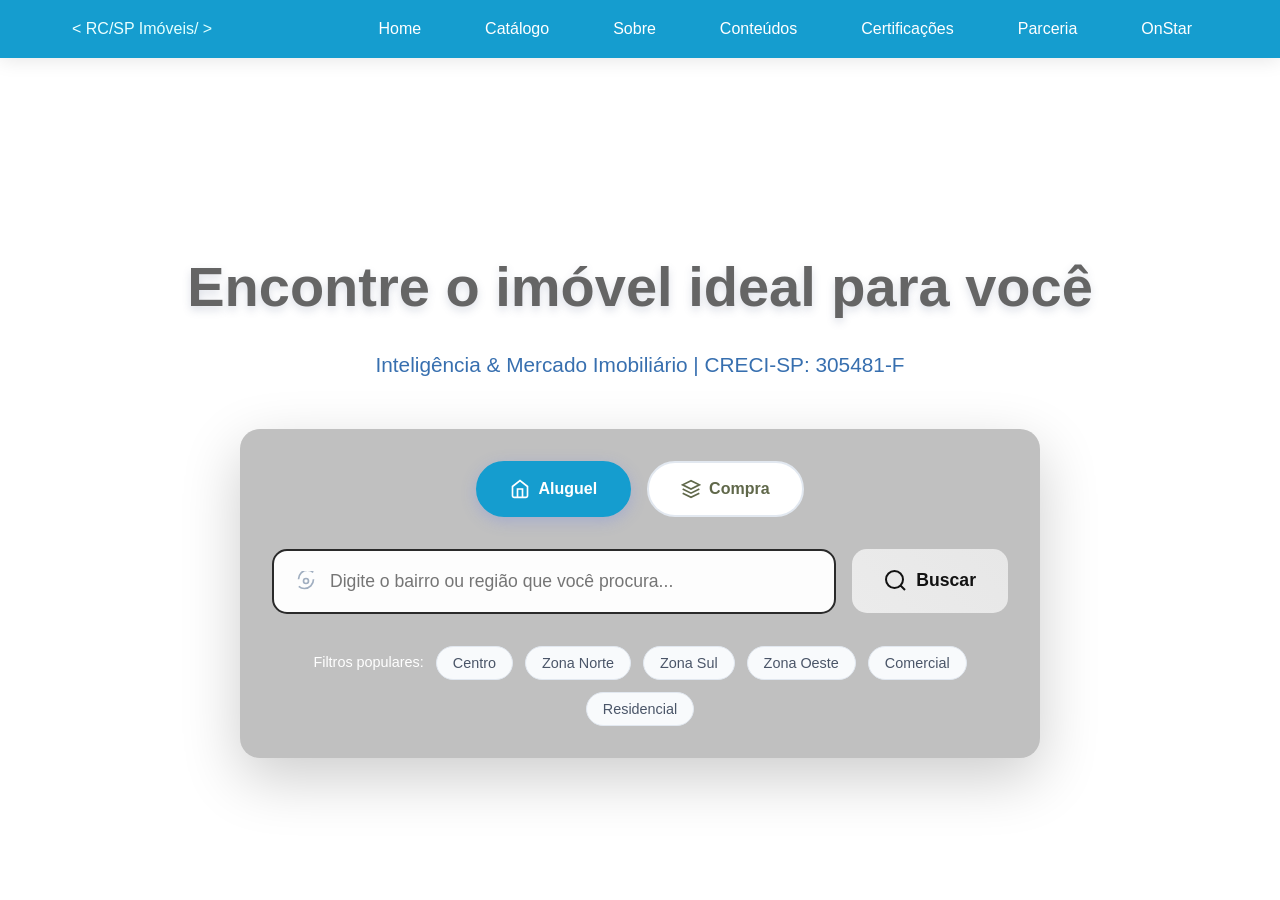
<file: index.html>
<!DOCTYPE html>
<html lang="pt-br">
<head>
    <meta charset="UTF-8">
    <meta name="viewport" content="width=device-width, initial-scale=1.0">
    <title>RC/SP Imóveis</title>
    <link rel="stylesheet" href="style.css">
    <link rel="stylesheet" href="l.css">
</head>
<body>
    <header>
        <nav>
            <div class="logo">
                <a href="index.html">< RC/SP Imóveis/ ></RC></a>
            </div>
            <ul>
                <li><a href="index.html">Home</a></li>
                <li><a href="catalogo.html">Catálogo</a></li>
                <li><a href="noticia-view.html?id=2">Sobre</a></li>
                <li><a href="conteudos.html">Conteúdos</a></li>
                <li><a href="certificacoes.html">Certificações</a></li>
                <li><a href="javascript:void(0)" onclick="baixarDocumentacaoParceria()">Parceria</a></li>
                <li><a href="onstar-login.html">OnStar</a></li>
            </ul>
        </nav>
    </header>

    <main class="busca-principal">
        <section class="hero-busca">
            <div class="busca-content">
                <h1>Encontre o imóvel ideal para você</h1>
                <p>Inteligência & Mercado Imobiliário | CRECI-SP: 305481-F</p>

                <div class="busca-container-principal">
                    <!-- Botões de Tipo -->
                    <div class="tipo-buttons">
                        <button class="tipo-btn active" data-tipo="aluguel">
                            <svg width="20" height="20" viewBox="0 0 24 24" fill="none">
                                <path d="M3 9L12 2L21 9V20C21 20.5304 20.7893 21.0391 20.4142 21.4142C20.0391 21.7893 19.5304 22 19 22H5C4.46957 22 3.96086 21.7893 3.58579 21.4142C3.21071 21.0391 3 20.5304 3 20V9Z" stroke="currentColor" stroke-width="2"/>
                                <path d="M9 22V12H15V22" stroke="currentColor" stroke-width="2"/>
                            </svg>
                            Aluguel
                        </button>
                        <button class="tipo-btn" data-tipo="compra">
                            <svg width="20" height="20" viewBox="0 0 24 24" fill="none">
                                <path d="M12 2L2 7L12 12L22 7L12 2Z" stroke="currentColor" stroke-width="2"/>
                                <path d="M2 17L12 22L22 17" stroke="currentColor" stroke-width="2"/>
                                <path d="M2 12L12 17L22 12" stroke="currentColor" stroke-width="2"/>
                            </svg>
                            Compra
                        </button>
                    </div>

                    <!-- Barra de Busca Principal -->
                    <div class="busca-input-container">
                        <div class="busca-input-wrapper">
                            <svg class="busca-icon" width="20" height="20" viewBox="0 0 24 24" fill="none">
                                <path d="M21 10C21 16.075 16.075 21 10 21C7.425 21 5.1 20.025 3.35 18.45M3 10C3 3.925 7.925 -1 14 -1C16.575 -1 18.9 -0.025 20.65 1.55" stroke="currentColor" stroke-width="2"/>
                                <circle cx="12" cy="12" r="3" stroke="currentColor" stroke-width="2"/>
                            </svg>
                            <input 
                                type="text" 
                                id="busca-regiao" 
                                placeholder="Digite o bairro ou região que você procura..."
                                autocomplete="off"
                            >
                            <div class="busca-sugestoes" id="sugestoes-container">
                                <!-- Sugestões aparecerão aqui -->
                            </div>
                        </div>

                        <button class="busca-btn-principal" id="btn-buscar">
                            <svg width="24" height="24" viewBox="0 0 24 24" fill="none">
                                <path d="M21 21L16.514 16.506M19 10.5C19 15.194 15.194 19 10.5 19S2 15.194 2 10.5 5.806 2 10.5 2 19 5.806 19 10.5Z" stroke="currentColor" stroke-width="2"/>
                            </svg>
                            Buscar
                        </button>
                    </div>

                    <!-- Filtros Rápidos -->
                    <div class="filtros-rapidos">
                        <span class="filtro-label">Filtros populares:</span>
                        <button class="filtro-tag" data-filtro="centro">Centro</button>
                        <button class="filtro-tag" data-filtro="zona-norte">Zona Norte</button>
                        <button class="filtro-tag" data-filtro="zona-sul">Zona Sul</button>
                        <button class="filtro-tag" data-filtro="zona-oeste">Zona Oeste</button>
                        <button class="filtro-tag" data-filtro="comercial">Comercial</button>
                        <button class="filtro-tag" data-filtro="residencial">Residencial</button>
                    </div>
                </div>
            </div>
        </section>
    </main>

    <script src="index-script.js"></script>
</body>
</html>
</file>
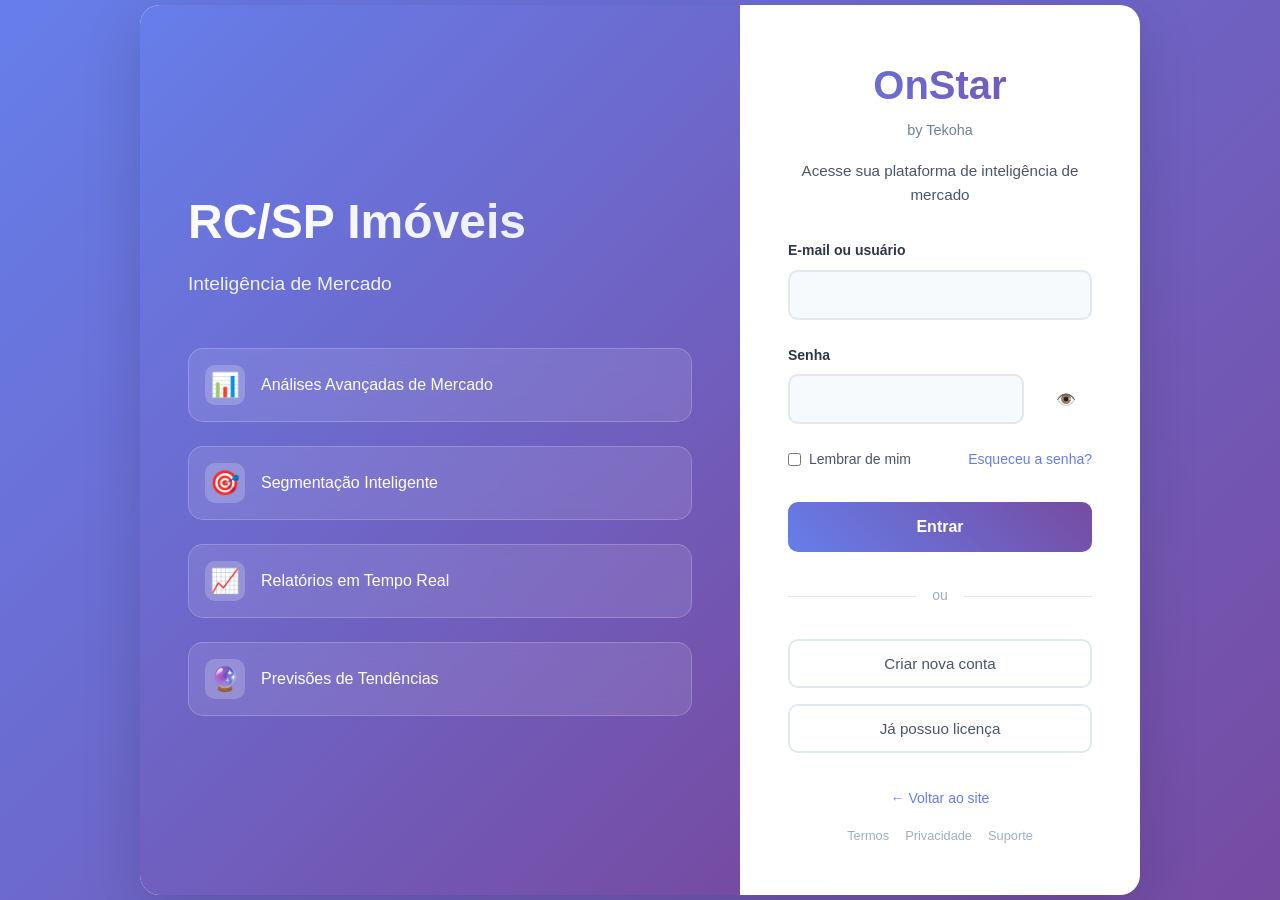
<file: onstar-login.html>
<!DOCTYPE html>
<html lang="pt-br">
<head>
    <meta charset="UTF-8">
    <meta name="viewport" content="width=device-width, initial-scale=1.0">
    <title>OnStar - Login | RC/SP Imóveis</title>
    <link rel="stylesheet" href="style.css">
    <link rel="stylesheet" href="onstar-login-style.css">
</head>
<body class="login-body">
    <div class="login-container">
        <!-- Side Image/Info -->
        <div class="login-side-info">
            <div class="side-content">
                <div class="logo-side">
                    <h1>RC/SP Imóveis</h1>
                    <p>Inteligência de Mercado</p>
                </div>
                <div class="features-list">
                    <div class="feature-item">
                        <div class="feature-icon">📊</div>
                        <span>Análises Avançadas de Mercado</span>
                    </div>
                    <div class="feature-item">
                        <div class="feature-icon">🎯</div>
                        <span>Segmentação Inteligente</span>
                    </div>
                    <div class="feature-item">
                        <div class="feature-icon">📈</div>
                        <span>Relatórios em Tempo Real</span>
                    </div>
                    <div class="feature-item">
                        <div class="feature-icon">🔮</div>
                        <span>Previsões de Tendências</span>
                    </div>
                </div>
            </div>
        </div>

        <!-- Login Form -->
        <div class="login-form-container">
            <div class="login-form-wrapper">
                <div class="login-header">
                    <div class="logo-main">
                        <h2>OnStar</h2>
                        <span>by Tekoha</span>
                    </div>
                    <p>Acesse sua plataforma de inteligência de mercado</p>
                </div>

                <!-- Formulário de Login -->
                <form id="login-form" class="login-form">
                    <div class="form-group">
                        <label for="email">E-mail ou usuário</label>
                        <input type="text" id="email" name="email" required>
                    </div>
                    
                    <div class="form-group">
                        <label for="password">Senha</label>
                        <div class="password-input-container">
                            <input type="password" id="password" name="password" required>
                            <button type="button" class="toggle-password" onclick="togglePassword()">
                                <span id="password-icon">👁️</span>
                            </button>
                        </div>
                    </div>
                    
                    <div class="form-options">
                        <label class="checkbox-container">
                            <input type="checkbox" id="remember">
                            <span class="checkmark"></span>
                            Lembrar de mim
                        </label>
                        <a href="#" class="forgot-password">Esqueceu a senha?</a>
                    </div>
                    
                    <button type="submit" class="login-btn">Entrar</button>
                </form>

                <!-- Divider -->
                <div class="divider">
                    <span>ou</span>
                </div>

                <!-- Opções Alternativas -->
                <div class="alternative-options">
                    <button class="new-account-btn" onclick="mostrarNovoUsuario()">
                        Criar nova conta
                    </button>
                    <button class="existing-license-btn" onclick="mostrarLicencaExistente()">
                        Já possuo licença
                    </button>
                </div>

                <!-- Links Footer -->
                <div class="login-footer">
                    <a href="index.html">← Voltar ao site</a>
                    <div class="footer-links">
                        <a href="#">Termos</a>
                        <a href="#">Privacidade</a>
                        <a href="#">Suporte</a>
                    </div>
                </div>
            </div>
        </div>
    </div>

    <!-- Modal Novo Usuário -->
    <div id="modal-novo-usuario" class="modal">
        <div class="modal-content">
            <div class="modal-header">
                <h3>Criar Nova Conta OnStar</h3>
                <button class="close-modal" onclick="fecharModal('modal-novo-usuario')">&times;</button>
            </div>
            <form id="form-novo-usuario" class="modal-form">
                <div class="form-group">
                    <label for="nome-completo">Nome Completo</label>
                    <input type="text" id="nome-completo" required>
                </div>
                <div class="form-group">
                    <label for="email-novo">E-mail</label>
                    <input type="email" id="email-novo" required>
                </div>
                <div class="form-group">
                    <label for="empresa">Empresa</label>
                    <input type="text" id="empresa" required>
                </div>
                <div class="form-group">
                    <label for="cargo">Cargo</label>
                    <input type="text" id="cargo" required>
                </div>
                <div class="form-group">
                    <label for="telefone">Telefone</label>
                    <input type="tel" id="telefone" required>
                </div>
                <button type="submit" class="modal-btn">Solicitar Acesso</button>
            </form>
        </div>
    </div>

    <!-- Modal Licença Existente -->
    <div id="modal-licenca-existente" class="modal">
        <div class="modal-content">
            <div class="modal-header">
                <h3>Ativar Licença Existente</h3>
                <button class="close-modal" onclick="fecharModal('modal-licenca-existente')">&times;</button>
            </div>
            <form id="form-licenca-existente" class="modal-form">
                <div class="form-group">
                    <label for="codigo-licenca">Código da Licença</label>
                    <input type="text" id="codigo-licenca" placeholder="ONSTR-XXXX-XXXX-XXXX" required>
                </div>
                <div class="form-group">
                    <label for="email-licenca">E-mail de Ativação</label>
                    <input type="email" id="email-licenca" required>
                </div>
                <button type="submit" class="modal-btn">Ativar Licença</button>
            </form>
        </div>
    </div>

    <script src="onstar-login-script.js"></script>
</body>
</html>
</file>
<file: style.css>
* {
  margin: 0;
  padding: 0;
  box-sizing: border-box;
}

html {
  height: 100%;
  width: 100%;
  scroll-behavior: smooth;
}
/* Fundo chapado - reflete outras abas */
body {
  font-family: 'Segoe UI', Tahoma, Geneva, Verdana, sans-serif;
  line-height: 1.6;
  color: #ffffff; /*?*/
  background: linear-gradient(135deg, #ffffff 0%, #ffffff 100%);
  min-height: 100vh;
}

/* Header Styles */
header {
  background: #159dcf;
  backdrop-filter: blur(10px);
  position: fixed;
  top: 0;
  width: 100%;
  z-index: 1000;
  box-shadow: 0 2px 20px rgba(0, 0, 0, 0.1);
}

nav {
  display: flex;
  justify-content: space-between;
  align-items: center;
  max-width: 1200px;
  margin: 0 auto;
  padding: 1rem 2rem;
}

nav .logo span {
  font-weight: 500;         /* menos pesado, deixa mais elegante */
  font-size: 1.4rem;        /* levemente menor que o original */
  color: #f5f5f5;           /* branco suave, não tão puro */
  text-shadow: none;        /* sem sombra para ficar clean */
  letter-spacing: 0.5px;    /* pequeno respiro entre letras */
}

nav ul {
  list-style: none;
  display: flex;
  gap: 2rem;
}

/* texto do cabeçalho*/
nav ul li a { 
  text-decoration: none;
  color: #ffffff;
  font-weight: 500;
  padding: 0.5rem 1rem;
  border-radius: 25px;
  transition: all 0.3s ease;
  position: relative;
}
/* texto do cabeçalho hover*/
nav ul li a:hover {
  background: linear-gradient(45deg, #159dcf, #0a57ae);
  color: rgb(255, 255, 255);
  transform: translateY(-2px);
  box-shadow: 0 4px 15px rgba(102, 126, 234, 0.4);
}

/* Main Busca Principal */
.busca-principal {
  min-height: 100vh;
  display: flex;
  align-items: center;
  justify-content: center;
  padding-top: 100px;
}

.logo-img {
    height: 60px;              /* ajuste conforme a altura do header */
    width: auto;
    object-fit: contain;

    /* Borda mínima preta */
    border: 1px solid #000;

    /* Sombra apenas inferior */
    box-shadow: 0 4px 6px rgba(0,0,0,0.3);

    /* Animação de entrada suave */
    opacity: 0;
    transform: translateY(-10px);
    animation: aparecerLogo 0.8s ease forwards;

    transition: all 0.3s ease; /* transição p/ hover */
}

/* Animação inicial */
@keyframes aparecerLogo {
    to {
        opacity: 1;
        transform: translateY(0);
    }
}

/* Hover com brilho branco */
.logo-img:hover {

    transform: scale(1.05);
}

.hero-busca {
  width: 100%;
  max-width: 1200px;
  margin: 0 auto;
  padding: 2rem;
  text-align: center;
}

/*Titulo-Chamada da Pagina*/
.busca-content h1 {
  font-size: 3.5rem;
  font-weight: 700;
  color: rgb(101, 101, 101);
  margin-bottom: 1rem;
  text-shadow: 0 4px 8px rgba(84, 97, 135, 0.21);
  animation: fadeInUp 3s ease-out;
}
/*Sub-Titulo-Chamada da Pagina*/
.busca-content p {
  font-size: 1.3rem;
  color: rgba(33, 95, 166, 0.9);
  margin-bottom: 3rem;
  animation: fadeInUp 3s ease-out 0.2s both;
}

@keyframes fadeInUp {
  from {
    opacity: 0;
    transform: translateY(20px);
  }
  to {
    opacity: 1;
    transform: translateY(0);
  }
}

/* Container-BOX Principal de Busca */
.busca-container-principal {
  background: rgb(192, 192, 192);
  border-radius: 20px;
  padding: 2rem;
  box-shadow: 0 20px 60px rgba(0, 0, 0, 0.2);
  max-width: 800px;
  margin: 0 auto;
  animation: fadeInUp 3s ease-out 0.4s both;
}

/* Botões de Tipo */
.tipo-buttons {
  display: flex;
  gap: 1rem;
  margin-bottom: 2rem;
  justify-content: center;
}

.tipo-btn {
  display: flex;
  align-items: center;
  gap: 0.5rem;
  padding: 1rem 2rem;
  border: 2px solid #e2e8f0;
  background: white;
  color: #60684a;
  border-radius: 50px;
  font-weight: 600;
  font-size: 1rem;
  cursor: pointer;
  transition: all 0.3s ease;
  min-width: 140px;
  justify-content: center;
}

.tipo-btn:hover {
  border-color: #159dcf;
  color: #26035f;
  transform: translateY(-2px);
  box-shadow: 0 4px 15px rgba(102, 126, 234, 0.2);
}

.tipo-btn.active {
  background: linear-gradient(45deg, #159dcf, #159dcf);
  color: white;
  border-color: #159dcf;
  box-shadow: 0 4px 15px rgba(102, 126, 234, 0.3);
}

/* Barra de Busca */
.busca-input-container {
  display: flex;
  gap: 1rem;
  margin-bottom: 2rem;
  align-items: flex-start;

}

.busca-input-wrapper {
  flex: 1;
  position: relative;

}

.busca-input-wrapper .busca-icon {
  position: absolute;
  left: 1.5rem;
  top: 50%;
  transform: translateY(-50%);
  color: #a0aec0;
  z-index: 2;
}

#busca-regiao {
  width: 100%;
  padding: 1.25rem 1.25rem 1.25rem 3.5rem;
  border: 2px solid #2a2a2a;
  border-radius: 15px;
  font-size: 1.1rem;
  outline: none;
  transition: all 0.3s ease;
  background: #fffffff5;
}

#busca-regiao:focus {
  border-color: #414141;
  box-shadow: 0 0 0 3px rgba(102, 126, 234, 0.1);
  background: white;
}

.busca-btn-principal {
  padding: 1.25rem 2rem;
  background: linear-gradient(45deg, #ebebeb, #e7e7e7);
  color: rgb(18, 18, 18);
  border: none;
  border-radius: 15px;
  font-weight: 600;
  font-size: 1.1rem;
  cursor: pointer;
  transition: all 0.3s ease;
  display: flex;
  align-items: center;
  gap: 0.5rem;
  white-space: nowrap;
}

.busca-btn-principal:hover {
  transform: translateY(-2px);
  box-shadow: 0 1px 1px rgba(6, 188, 224, 0);
  background: linear-gradient(45deg, #159dcf, #159dcf);
  color: rgb(255, 255, 255);
}

/* Sugestões de Busca */
.busca-sugestoes {
  position: absolute;
  top: 100%;
  left: 0;
  right: 0;
  background: white;
  border: 1px solid #e2e8f0;
  border-radius: 10px;
  box-shadow: 0 10px 30px rgba(0, 0, 0, 0.15);
  z-index: 10;
  max-height: 300px;
  overflow-y: auto;
  display: none;
}

.busca-sugestoes.show {
  display: block;
}

.sugestao-item {
  padding: 1rem 1.5rem;
  cursor: pointer;
  transition: background 0.2s ease;
  border-bottom: 1px solid #f1f5f9;
  display: flex;
  align-items: center;
  gap: 0.75rem;
}

.sugestao-item:hover {
  background: #f8fafc;
}

.sugestao-item:last-child {
  border-bottom: none;
}

.sugestao-icon {
  color: #159dcf;
  flex-shrink: 0;
}

.sugestao-text {
  color: #718096;
  font-weight: 500;
}

.sugestao-descricao {
  color: #718096;
  font-size: 0.9rem;
}

/* Filtros Rápidos */
.filtros-rapidos {
  display: flex;
  flex-wrap: wrap;
  gap: 0.75rem;
  align-items: center;
  justify-content: center;
}

.filtro-label {
  color: #ffffff;
  font-weight: 500;
  font-size: 0.9rem;
}

.filtro-tag {
  padding: 0.5rem 1rem;
  background: #f8fafc;
  border: 1px solid #e2e8f0;
  color: #4a5568;
  border-radius: 25px;
  font-size: 0.9rem;
  cursor: pointer;
  transition: all 0.3s ease;
  font-weight: 500;
}

.filtro-tag:hover {
  background: #159dcf;
  color: white;
  border-color: #159dcf;
  transform: translateY(-1px);
}

.filtro-tag.active {
  background: linear-gradient(45deg, #718096, #718096);
  color: white;
  border-color: #667eea;
}

/* Responsivo */
@media (max-width: 768px) {
  nav {
    flex-direction: column;
    padding: 1rem;
  }
  
  nav ul {
    flex-wrap: wrap;
    justify-content: center;
    gap: 1rem;
    margin-top: 1rem;
  }
  
  .busca-content h1 {
    font-size: 2.5rem;
  }
  
  .busca-content p {
    font-size: 1.1rem;
  }
  
  .busca-container-principal {
    margin: 1rem;
    padding: 1.5rem;
  }
  
  .tipo-buttons {
    flex-direction: column;
    gap: 0.75rem;
  }
  
  .tipo-btn {
    min-width: auto;
  }
  
  .busca-input-container {
    flex-direction: column;
    gap: 1rem;
  }
  
  .filtros-rapidos {
    justify-content: flex-start;
  }
}

@media (max-width: 480px) {
  .busca-content h1 {
    font-size: 2rem;
  }
  
  nav ul {
    flex-direction: column;
    gap: 0.5rem;
  }
  
  nav ul li a {
    padding: 0.5rem;
    text-align: center;
  }
  
  .busca-container-principal {
    padding: 1rem;
  }
  
  .filtros-rapidos {
    flex-direction: column;
    align-items: stretch;
  }
  
  .filtro-tag {
    text-align: center;
  }
}
</file>
<file: l.css>
/* Additional styles that complement the main design */
header {
  transition: all 0.8s ease;
}

nav .logo {
  background: linear-gradient(45deg, #f1ffff, #dbfffe);
  -webkit-background-clip: text;
  -webkit-text-fill-color: transparent;
  background-clip: text;
}

.equipe,
.portifolio {
  position: relative;
}

.equipe::before,
.portifolio::before {
  content: '';
  position: absolute;
  top: 0;
  left: 0;
  right: 0;
  bottom: 0;
  background: linear-gradient(135deg, rgba(102, 126, 234, 0.05) 0%, rgba(118, 75, 162, 0.05) 100%);
  border-radius: 20px;
  pointer-events: none;
}

/* Smooth scroll offset for fixed header */
html {
  scroll-padding-top: 100px;
}

/* Custom scrollbar */
::-webkit-scrollbar {
  width: 8px;
}

::-webkit-scrollbar-track {
  background: #f1f1f1;
}

::-webkit-scrollbar-thumb {
  background: linear-gradient(45deg, #718096, #718096);
  border-radius: 4px;
}

::-webkit-scrollbar-thumb:hover {
  background: linear-gradient(45deg, #718096, #718096);
}
</file>
<file: onstar-login-style.css>
/* Reset específico para login */
.login-body {
    margin: 0;
    padding: 0;
    font-family: -apple-system, BlinkMacSystemFont, 'Segoe UI', Roboto, Helvetica, Arial, sans-serif;
    background: linear-gradient(135deg, #667eea 0%, #764ba2 100%);
    min-height: 100vh;
    display: flex;
    align-items: center;
    justify-content: center;
}

/* Container Principal */
.login-container {
    display: grid;
    grid-template-columns: 1fr 400px;
    max-width: 1000px;
    width: 100%;
    margin: 0 auto;
    background: white;
    border-radius: 20px;
    overflow: hidden;
    box-shadow: 0 20px 60px rgba(0, 0, 0, 0.15);
    min-height: 600px;
}

/* Side Info */
.login-side-info {
    background: linear-gradient(135deg, #667eea 0%, #764ba2 100%);
    color: white;
    padding: 3rem;
    display: flex;
    flex-direction: column;
    justify-content: center;
    position: relative;
    overflow: hidden;
}

.login-side-info::before {
    content: '';
    position: absolute;
    top: 0;
    left: 0;
    right: 0;
    bottom: 0;
    background: url('data:image/svg+xml,<svg width="60" height="60" viewBox="0 0 60 60" xmlns="http://www.w3.org/2000/svg"><g fill="none" fill-rule="evenodd"><g fill="%23ffffff" fill-opacity="0.05"><circle cx="30" cy="30" r="2"/></g></svg>') repeat;
    opacity: 0.1;
}

.side-content {
    position: relative;
    z-index: 1;
}

.logo-side h1 {
    font-size: 3rem;
    font-weight: 700;
    margin: 0 0 0.5rem 0;
    background: linear-gradient(45deg, #fff, #e2e8f0);
    -webkit-background-clip: text;
    -webkit-text-fill-color: transparent;
    background-clip: text;
}

.logo-side p {
    font-size: 1.2rem;
    opacity: 0.9;
    margin-bottom: 3rem;
    font-weight: 300;
}

.features-list {
    display: flex;
    flex-direction: column;
    gap: 1.5rem;
}

.feature-item {
    display: flex;
    align-items: center;
    gap: 1rem;
    padding: 1rem;
    background: rgba(255, 255, 255, 0.1);
    border-radius: 15px;
    backdrop-filter: blur(10px);
    border: 1px solid rgba(255, 255, 255, 0.2);
}

.feature-icon {
    font-size: 1.5rem;
    width: 40px;
    height: 40px;
    display: flex;
    align-items: center;
    justify-content: center;
    background: rgba(255, 255, 255, 0.2);
    border-radius: 10px;
}

.feature-item span {
    font-weight: 500;
}

/* Form Container */
.login-form-container {
    padding: 3rem;
    display: flex;
    flex-direction: column;
    justify-content: center;
}

.login-form-wrapper {
    max-width: 320px;
    margin: 0 auto;
    width: 100%;
}

/* Header */
.login-header {
    text-align: center;
    margin-bottom: 2rem;
}

.logo-main h2 {
    font-size: 2.5rem;
    font-weight: 700;
    margin: 0;
    background: linear-gradient(45deg, #667eea, #764ba2);
    -webkit-background-clip: text;
    -webkit-text-fill-color: transparent;
    background-clip: text;
}

.logo-main span {
    font-size: 0.9rem;
    color: #718096;
    font-weight: 400;
}

.login-header p {
    color: #4a5568;
    margin: 1rem 0 0 0;
    font-size: 0.95rem;
}

/* Form Styles */
.login-form {
    display: flex;
    flex-direction: column;
    gap: 1.5rem;
}

.form-group {
    display: flex;
    flex-direction: column;
}

.form-group label {
    font-size: 0.875rem;
    font-weight: 600;
    color: #2d3748;
    margin-bottom: 0.5rem;
}

.form-group input {
    padding: 0.875rem 1rem;
    border: 2px solid #e2e8f0;
    border-radius: 10px;
    font-size: 1rem;
    background: #f7fafc;
    transition: all 0.3s ease;
    outline: none;
}

.form-group input:focus {
    border-color: #667eea;
    background: white;
    box-shadow: 0 0 0 3px rgba(102, 126, 234, 0.1);
}

.password-input-container {
    position: relative;
}

.toggle-password {
    position: absolute;
    right: 1rem;
    top: 50%;
    transform: translateY(-50%);
    background: none;
    border: none;
    cursor: pointer;
    font-size: 1rem;
    color: #718096;
    padding: 0;
}

.form-options {
    display: flex;
    justify-content: space-between;
    align-items: center;
    font-size: 0.875rem;
}

.checkbox-container {
    display: flex;
    align-items: center;
    cursor: pointer;
    color: #4a5568;
}

.checkbox-container input {
    margin-right: 0.5rem;
    width: auto;
}

.forgot-password {
    color: #667eea;
    text-decoration: none;
    font-weight: 500;
}

.forgot-password:hover {
    text-decoration: underline;
}

/* Buttons */
.login-btn {
    background: linear-gradient(45deg, #667eea, #764ba2);
    color: white;
    border: none;
    padding: 1rem;
    border-radius: 10px;
    font-size: 1rem;
    font-weight: 600;
    cursor: pointer;
    transition: all 0.3s ease;
    margin-top: 0.5rem;
}

.login-btn:hover {
    transform: translateY(-2px);
    box-shadow: 0 8px 25px rgba(102, 126, 234, 0.3);
}

/* Divider */
.divider {
    text-align: center;
    margin: 2rem 0;
    position: relative;
    color: #a0aec0;
    font-size: 0.875rem;
}

.divider::before {
    content: '';
    position: absolute;
    top: 50%;
    left: 0;
    right: 0;
    height: 1px;
    background: #e2e8f0;
    z-index: 1;
}

.divider span {
    background: white;
    padding: 0 1rem;
    position: relative;
    z-index: 2;
}

/* Alternative Options */
.alternative-options {
    display: flex;
    flex-direction: column;
    gap: 1rem;
}

.new-account-btn,
.existing-license-btn {
    padding: 0.875rem 1rem;
    border: 2px solid #e2e8f0;
    background: white;
    color: #4a5568;
    border-radius: 10px;
    font-size: 0.95rem;
    font-weight: 500;
    cursor: pointer;
    transition: all 0.3s ease;
}

.new-account-btn:hover,
.existing-license-btn:hover {
    border-color: #667eea;
    color: #667eea;
    background: #f7fafc;
}

/* Footer */
.login-footer {
    margin-top: 2rem;
    text-align: center;
}

.login-footer > a {
    color: #667eea;
    text-decoration: none;
    font-size: 0.875rem;
    font-weight: 500;
}

.footer-links {
    margin-top: 1rem;
    display: flex;
    justify-content: center;
    gap: 1rem;
}

.footer-links a {
    color: #a0aec0;
    text-decoration: none;
    font-size: 0.8rem;
}

.footer-links a:hover {
    color: #667eea;
}

/* Modal Styles */
.modal {
    display: none;
    position: fixed;
    z-index: 1000;
    left: 0;
    top: 0;
    width: 100%;
    height: 100%;
    background: rgba(0, 0, 0, 0.5);
    backdrop-filter: blur(5px);
}

.modal-content {
    background: white;
    margin: 5% auto;
    padding: 0;
    border-radius: 15px;
    width: 90%;
    max-width: 500px;
    box-shadow: 0 20px 60px rgba(0, 0, 0, 0.2);
    overflow: hidden;
}

.modal-header {
    display: flex;
    justify-content: space-between;
    align-items: center;
    padding: 1.5rem 2rem;
    background: linear-gradient(45deg, #667eea, #764ba2);
    color: white;
}

.modal-header h3 {
    margin: 0;
    font-size: 1.5rem;
    font-weight: 600;
}

.close-modal {
    background: none;
    border: none;
    color: white;
    font-size: 1.5rem;
    cursor: pointer;
    padding: 0;
    width: 30px;
    height: 30px;
    display: flex;
    align-items: center;
    justify-content: center;
    border-radius: 50%;
    transition: background 0.3s ease;
}

.close-modal:hover {
    background: rgba(255, 255, 255, 0.2);
}

.modal-form {
    padding: 2rem;
    display: flex;
    flex-direction: column;
    gap: 1.5rem;
}

.modal-btn {
    background: linear-gradient(45deg, #667eea, #764ba2);
    color: white;
    border: none;
    padding: 1rem;
    border-radius: 10px;
    font-size: 1rem;
    font-weight: 600;
    cursor: pointer;
    transition: all 0.3s ease;
}

.modal-btn:hover {
    transform: translateY(-2px);
    box-shadow: 0 8px 25px rgba(102, 126, 234, 0.3);
}

/* Responsive */
@media (max-width: 768px) {
    .login-container {
        grid-template-columns: 1fr;
        margin: 1rem;
        border-radius: 15px;
    }
    
    .login-side-info {
        padding: 2rem;
        min-height: 200px;
    }
    
    .logo-side h1 {
        font-size: 2rem;
    }
    
    .features-list {
        display: none;
    }
    
    .login-form-container {
        padding: 2rem;
    }
    
    .modal-content {
        margin: 10% auto;
        width: 95%;
    }
    
    .modal-form {
        padding: 1.5rem;
    }
}

@media (max-width: 480px) {
    .login-container {
        margin: 0.5rem;
    }
    
    .login-form-container {
        padding: 1.5rem;
    }
    
    .login-form-wrapper {
        max-width: 100%;
    }
}
</file>
